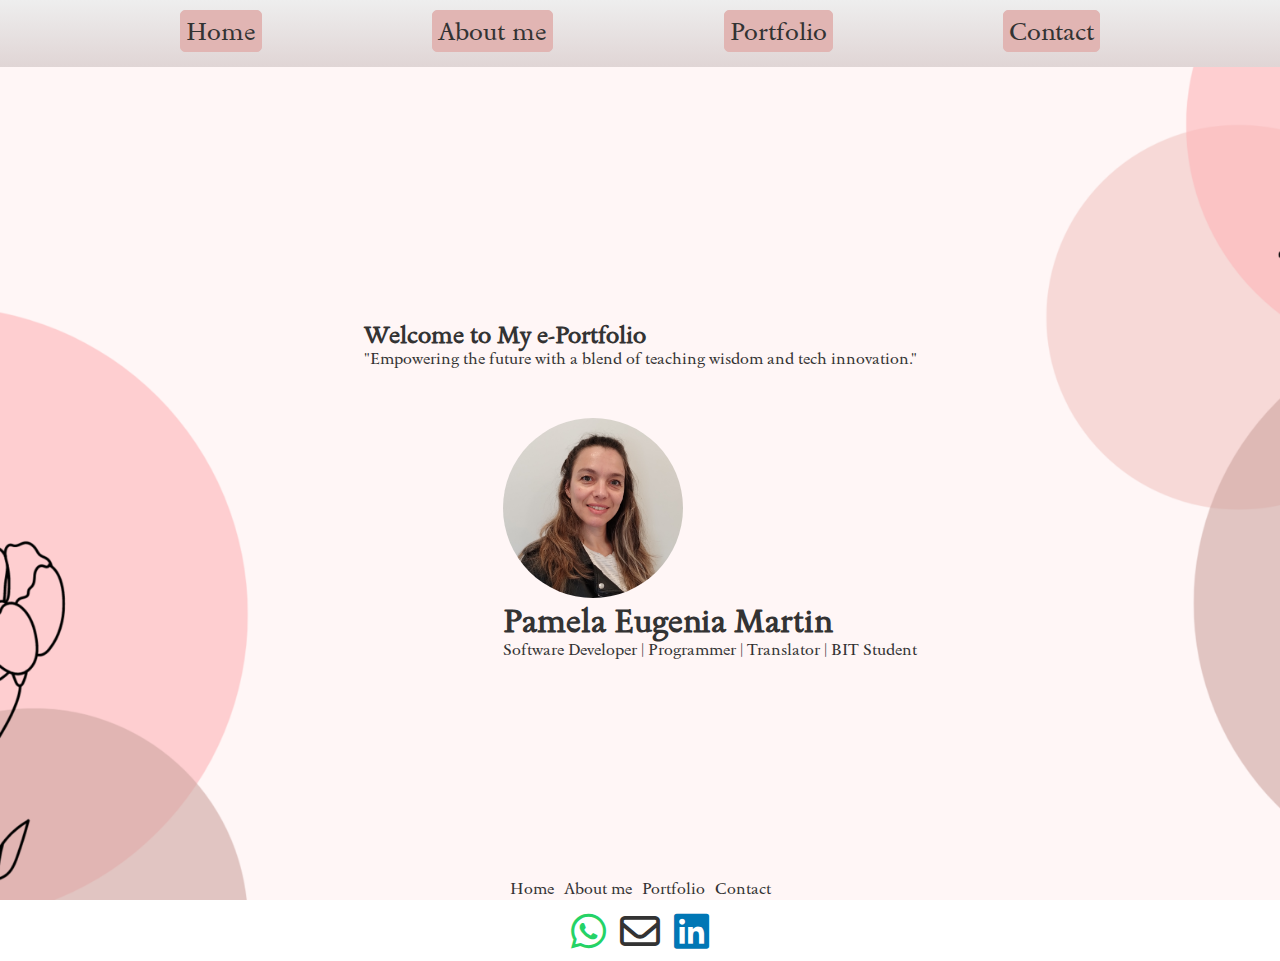
<file: index.html>
<!--------w------------

    Project 4
    Name: Pamela Eugenia Martin
    Date: April 22, 2024
    Description: HTML file for the home page

---------------------->

<!DOCTYPE html>
<html lang="en">
<head>
    <meta charset="UTF-8">
    <meta name="viewport" content="width=device-width, initial-scale=1.0">
    <link rel="stylesheet" href="https://cdnjs.cloudflare.com/ajax/libs/font-awesome/6.0.0-beta3/css/all.min.css">
    <link rel="stylesheet" href="style.css">
    <script src="formvalidation.js"></script>
    <title>e-Portfolio</title>
</head>
<body>
    <nav>
        <input type="checkbox" id="toggle-nav">
        <label for="toggle-nav" id="menu_icon">&#9776;</label>
        <div id="main_nav">
            <ul id="menu">
                <li><a href="index.html">Home</a></li>
                <li><a href="about.html">About me</a></li>
                <li><a href="portfolio.html">Portfolio</a></li>
                <li><a href="contact.html">Contact</a></li>
            </ul>
        </div>
    </nav>
    <main>
        <section>
            <div id="personal_info">
                <div>
                    <img id="home_img" src="./images/Perfil.jpg" alt="">
                    <h1>Pamela Eugenia Martin</h1>
                    <p>Software Developer | Programmer | Translator | BIT Student</p>
                </div>
                <div class="welcome">
                    <h2>Welcome to My e-Portfolio</h2>
                    <p>"Empowering the future with a blend of teaching wisdom and tech innovation."</p>
                </div>
            </div>
        </section>
    </main>
    <footer>
        <div id="footer_container">
            <div id="footer_nav">
                <ul id="footer_menu">
                    <li><a href="index.html">Home</a></li>
                    <li><a href="about.html">About me</a></li>
                    <li><a href="portfolio.html">Portfolio</a></li>
                    <li><a href="contact.html">Contact</a></li>
                </ul>
            </div>
            <div class="socialmedia">
                <a href="https://wa.me/14313372029" aria-label="WhatsApp Contact"><i class="fab fa-whatsapp" aria-hidden="true"></i></a>
                <a href="mailto:pamelaeugeniamartin@gmail.com" aria-label="Contact via email"><i class="far fa-envelope"></i></a>
                <a href="https://www.linkedin.com/in/pamelaemartin/" title="LinkedIn" aria-label="LinkedIn profile of Pamela Martin"><i class="fab fa-linkedin"></i></a>
            </div>
        </div>
    </footer>
</body>
</html>
</file>
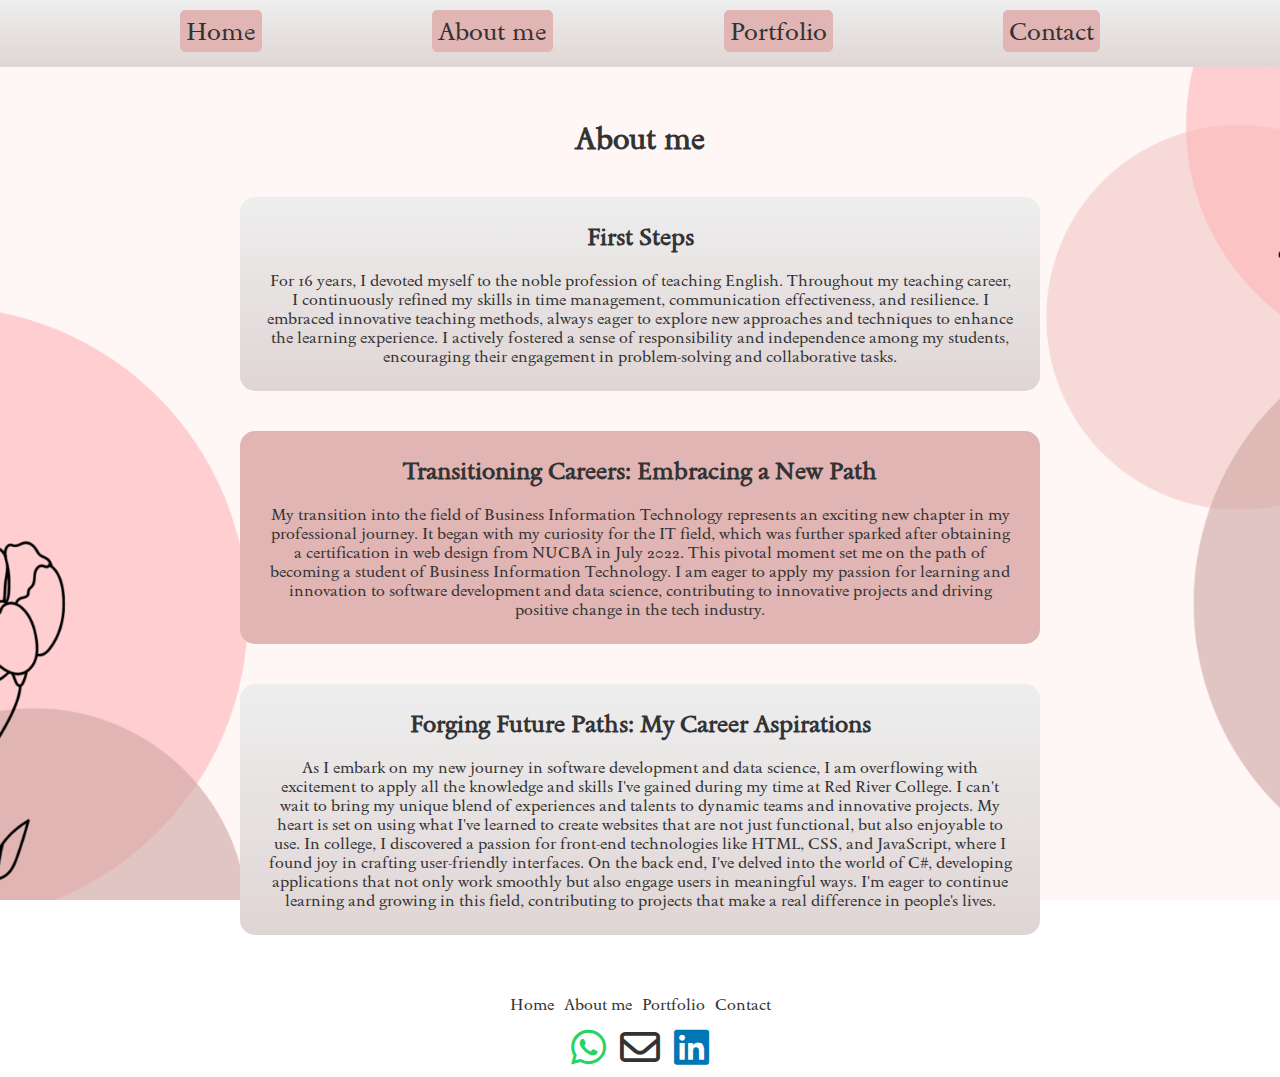
<file: about.html>
<!--------w------------

    Project 4
    Name: Pamela Eugenia Martin
    Date: April 22, 2024
    Description: HTML file for the about section of the web page

---------------------->

<!DOCTYPE html>
<html lang="en">
<head>
    <meta charset="UTF-8">
    <meta name="viewport" content="width=device-width, initial-scale=1.0">
    <link rel="stylesheet" href="https://cdnjs.cloudflare.com/ajax/libs/font-awesome/6.0.0-beta3/css/all.min.css">
    <link rel="stylesheet" href="style.css">
    <script src="formvalidation.js"></script>
    <title>Document</title>
</head>
<body>
    <nav>
        <input type="checkbox" id="toggle-nav">
        <label for="toggle-nav" id="menu_icon">&#9776;</label>
        <div id="main_nav">
            <ul id="menu">
                <li><a href="index.html">Home</a></li>
                <li><a href="about.html">About me</a></li>
                <li><a href="portfolio.html">Portfolio</a></li>
                <li><a href="contact.html">Contact</a></li>
            </ul>
        </div>
    </nav>
    <main>
        <section>
            <h1 id="about_me_h1">About me</h1>
            <div id="about_section">
                <div>
                    <h2>First Steps</h2>
                    <p>
                        For 16 years, I devoted myself to the noble profession of teaching English. 
                        Throughout my teaching career, I continuously refined my skills in time management, 
                        communication effectiveness, and resilience. I embraced innovative teaching methods, 
                        always eager to explore new approaches and techniques to enhance the learning experience.
                        I actively fostered a sense of responsibility and independence among my students, 
                        encouraging their engagement in problem-solving and collaborative tasks. 
                    </p>
                </div>
                <div>
                    <h2>Transitioning Careers: Embracing a New Path</h2>
                    <p>My transition into the field of Business Information Technology represents an exciting new 
                        chapter in my professional journey. It began with my curiosity for the IT field, which was 
                        further sparked after obtaining a certification in web design from NUCBA in July 2022. This 
                        pivotal moment set me on the path of becoming a student of Business Information Technology.
                        I am eager to apply my passion for learning and innovation to software development and data 
                        science, contributing to innovative projects and driving positive change in the tech industry.</p>
                </div>
                <div>
                    <h2>Forging Future Paths: My Career Aspirations</h2>
                    <p>
                        As I embark on my new journey in software development and data science, I am overflowing with 
                        excitement to apply all the knowledge and skills I've gained during my time at Red River College. 
                        I can't wait to bring my unique blend of experiences and talents to dynamic teams and innovative projects. 
                        My heart is set on using what I've learned to create websites that are not just functional, but also 
                        enjoyable to use. In college, I discovered a passion for front-end technologies like HTML, CSS, and JavaScript, 
                        where I found joy in crafting user-friendly interfaces. On the back end, I've delved into the world of C#, 
                        developing applications that not only work smoothly but also engage users in meaningful ways. I'm eager to 
                        continue learning and growing in this field, contributing to projects that make a real difference in people's lives.
                    </p>
                </div>
            </div>
        </section>
    </main>
    <footer>
        <div id="footer_container">
            <div id="footer_nav">
                <ul id="footer_menu">
                    <li><a href="index.html">Home</a></li>
                    <li><a href="about.html">About me</a></li>
                    <li><a href="portfolio.html">Portfolio</a></li>
                    <li><a href="contact.html">Contact</a></li>
                </ul>
            </div>
            <div class="socialmedia">
                <a href="https://wa.me/14313372029" aria-label="WhatsApp Contact"><i class="fab fa-whatsapp" aria-hidden="true"></i></a>
                <a href="mailto:pamelaeugeniamartin@gmail.com" aria-label="Contact via email"><i class="far fa-envelope"></i></a>
                <a href="https://www.linkedin.com/in/pamelaemartin/" title="LinkedIn" aria-label="LinkedIn profile of Pamela Martin"><i class="fab fa-linkedin"></i></a>
            </div>
        </div>
    </footer>
</body>
</html>
</file>
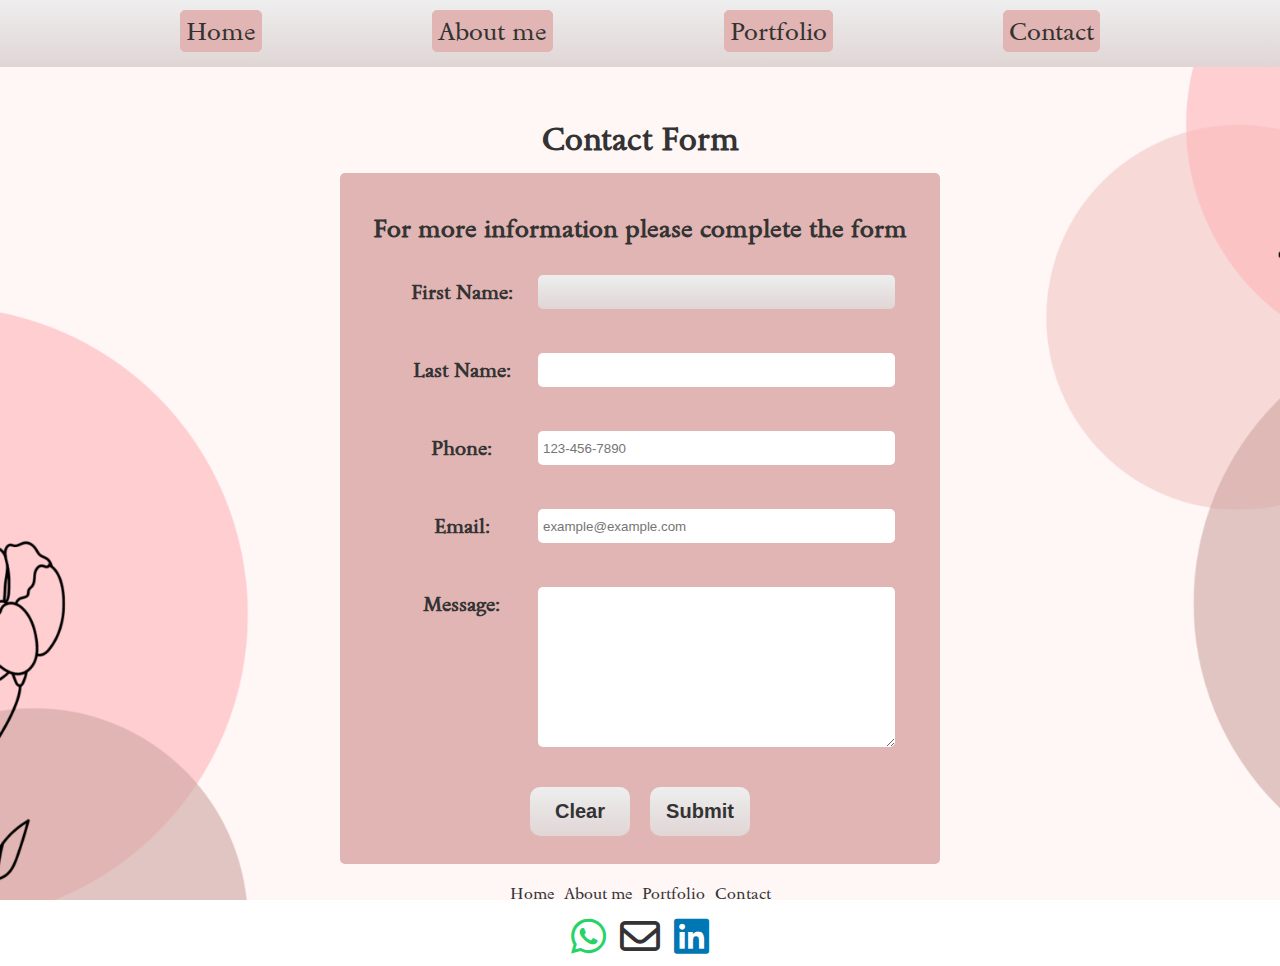
<file: contact.html>
<!--------w------------

    Project 4
    Name: Pamela Eugenia Martin
    Date: April 22, 2024
    Description: HTML file for the contact form.

---------------------->

<!DOCTYPE html>
<html lang="en">
<head>
    <meta charset="UTF-8">
    <meta name="viewport" content="width=device-width, initial-scale=1.0">
    <link rel="stylesheet" href="https://cdnjs.cloudflare.com/ajax/libs/font-awesome/6.0.0-beta3/css/all.min.css">
    <link rel="stylesheet" href="style.css">
    <script src="formvalidation.js"></script>
    <title>Document</title>
</head>
<body>
    <nav>
        <input type="checkbox" id="toggle-nav">
        <label for="toggle-nav" id="menu_icon">&#9776;</label>
        <div id="main_nav">
            <ul id="menu">
                <li><a href="index.html">Home</a></li>
                <li><a href="about.html">About me</a></li>
                <li><a href="portfolio.html">Portfolio</a></li>
                <li><a href="contact.html">Contact</a></li>
            </ul>
        </div>
    </nav>
    <main>
        <section>
            <h1 id="contact_form_h1">Contact Form</h1>
            <form method= "post" id="contact_form" action="https://myeportfolio-pamelaemartin.000webhostapp.com/thankyou.html">
                <fieldset>
                    <legend>For more information please complete the form</legend>
                    <div class="form_container">
                        <div class="formfield">
                            <label for="fname" class="client">First Name:</label>
                            <input type="text" id="fname" name="fname" autofocus="autofocus">
                            <div class="client_error error" id="fname_error">* Please enter your first name.</div>
                        </div>
                        <div class="formfield">
                            <label for="lname" class="lname">Last Name:</label>
                            <input type="text" id="lname" name="lname">
                            <div class="client_error error" id="lname_error">* Please enter your last name.</div>
                        </div>
                        <div class="formfield">
                            <label for="phone" class="phone">Phone:</label>
                            <input type="phone" id="phone" name="phone" placeholder="123-456-7890">
                            <div class="client_error error" id="phone_error">* Please enter a valid phone number.</div>
                        </div>
                        <div class="formfield">
                            <label for="email" class="email">Email:</label>
                            <input type="email" name="email" id="email" placeholder="example@example.com">
                            <div class="client_error error" id="email_error" >* Please enter a valid email.</div>
                        </div>
                        <div class="formfield">
                            <label for="message" class="message">Message:</label>
                            <textarea name="message" id="message" cols="30" rows="10"></textarea>
                            <div class="client_error error" id="message_error">* Please enter your message.</div>
                        </div>
                
                    </div>
                </fieldset>
                <fieldset>
                    <button type="reset">Clear</button>
                    <button type="submit">Submit</button>
                </fieldset>
            </form>
        </section>
    </main>
    <footer>
        <div id="footer_container">
            <div id="footer_nav">
                <ul id="footer_menu">
                    <li><a href="index.html">Home</a></li>
                    <li><a href="about.html">About me</a></li>
                    <li><a href="portfolio.html">Portfolio</a></li>
                    <li><a href="contact.html">Contact</a></li>
                </ul>
            </div>
            <div class="socialmedia">
                <a href="https://wa.me/14313372029" aria-label="WhatsApp Contact"><i class="fab fa-whatsapp" aria-hidden="true"></i></a>
                <a href="mailto:pamelaeugeniamartin@gmail.com" aria-label="Contact via email"><i class="far fa-envelope"></i></a>
                <a href="https://www.linkedin.com/in/pamelaemartin/" title="LinkedIn" aria-label="LinkedIn profile of Pamela Martin"><i class="fab fa-linkedin"></i></a>
            </div>
        </div>
    </footer>
    
</body>
</html>
</file>
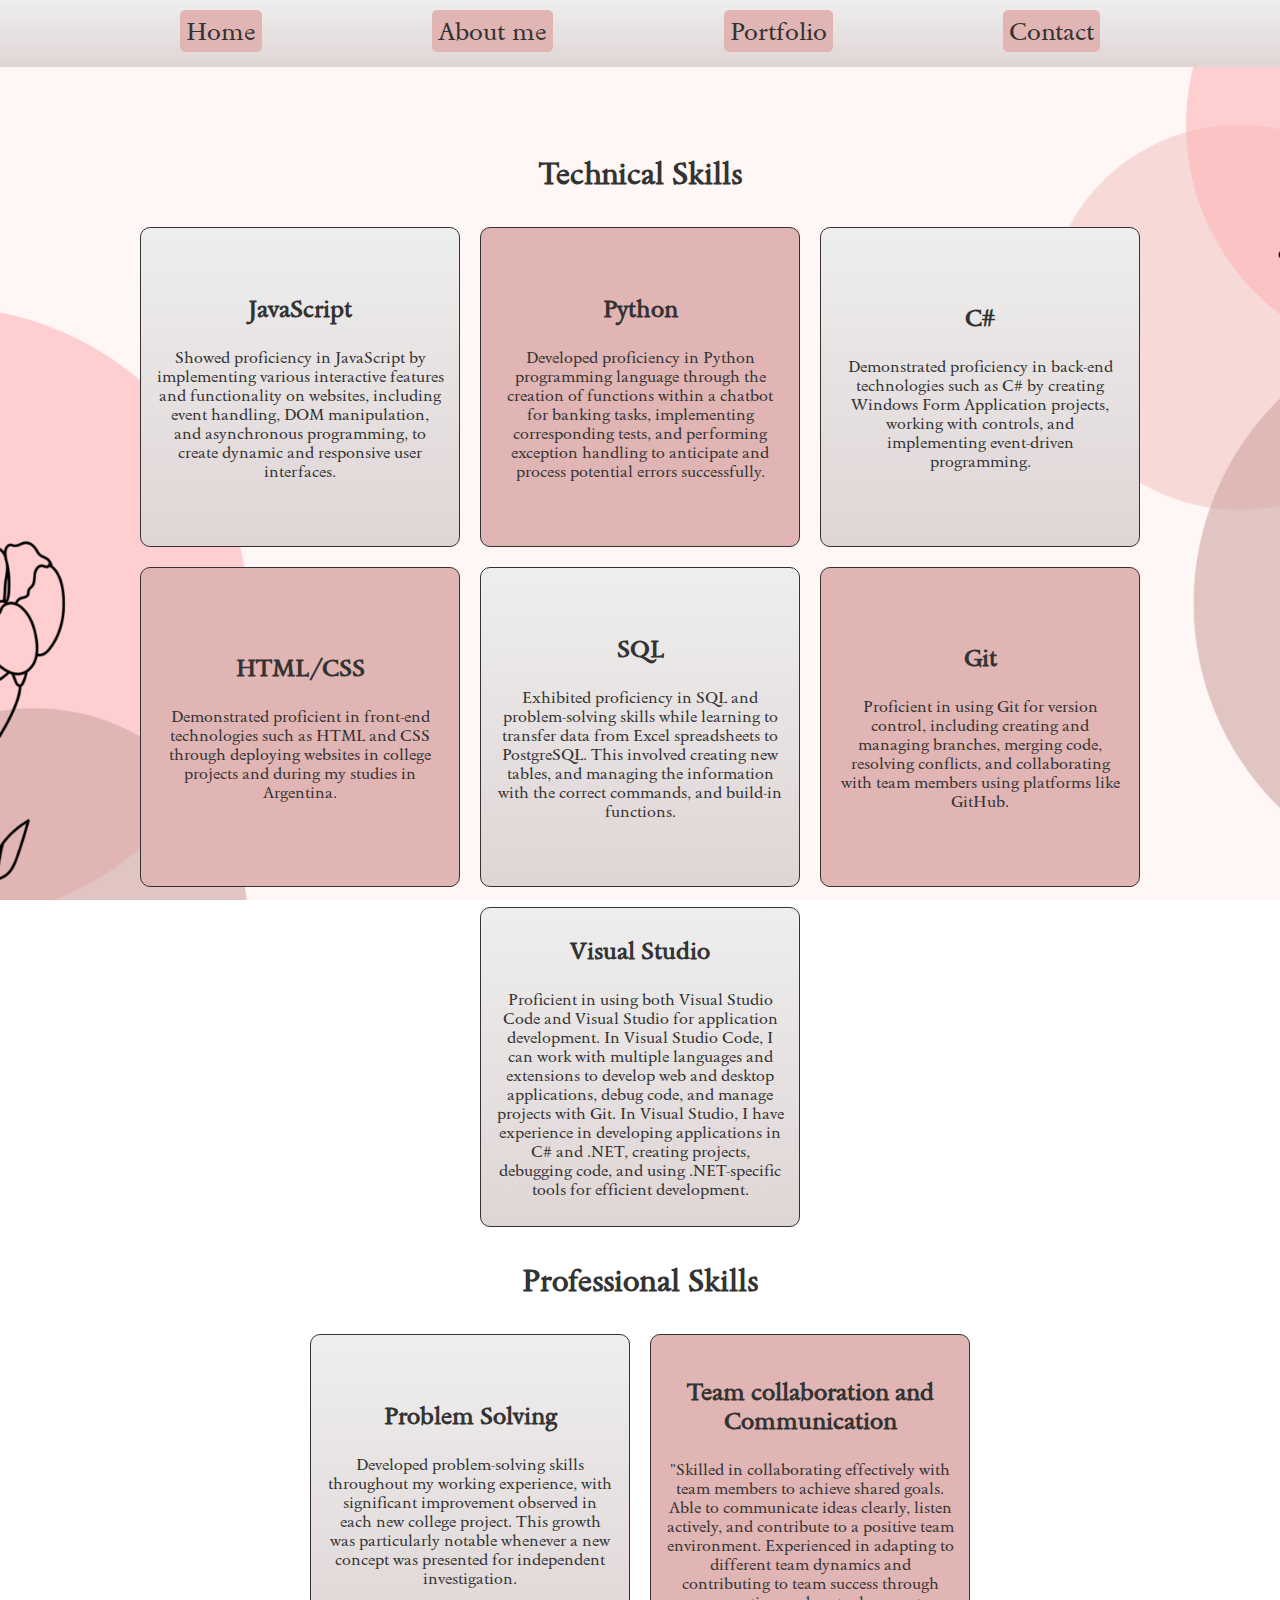
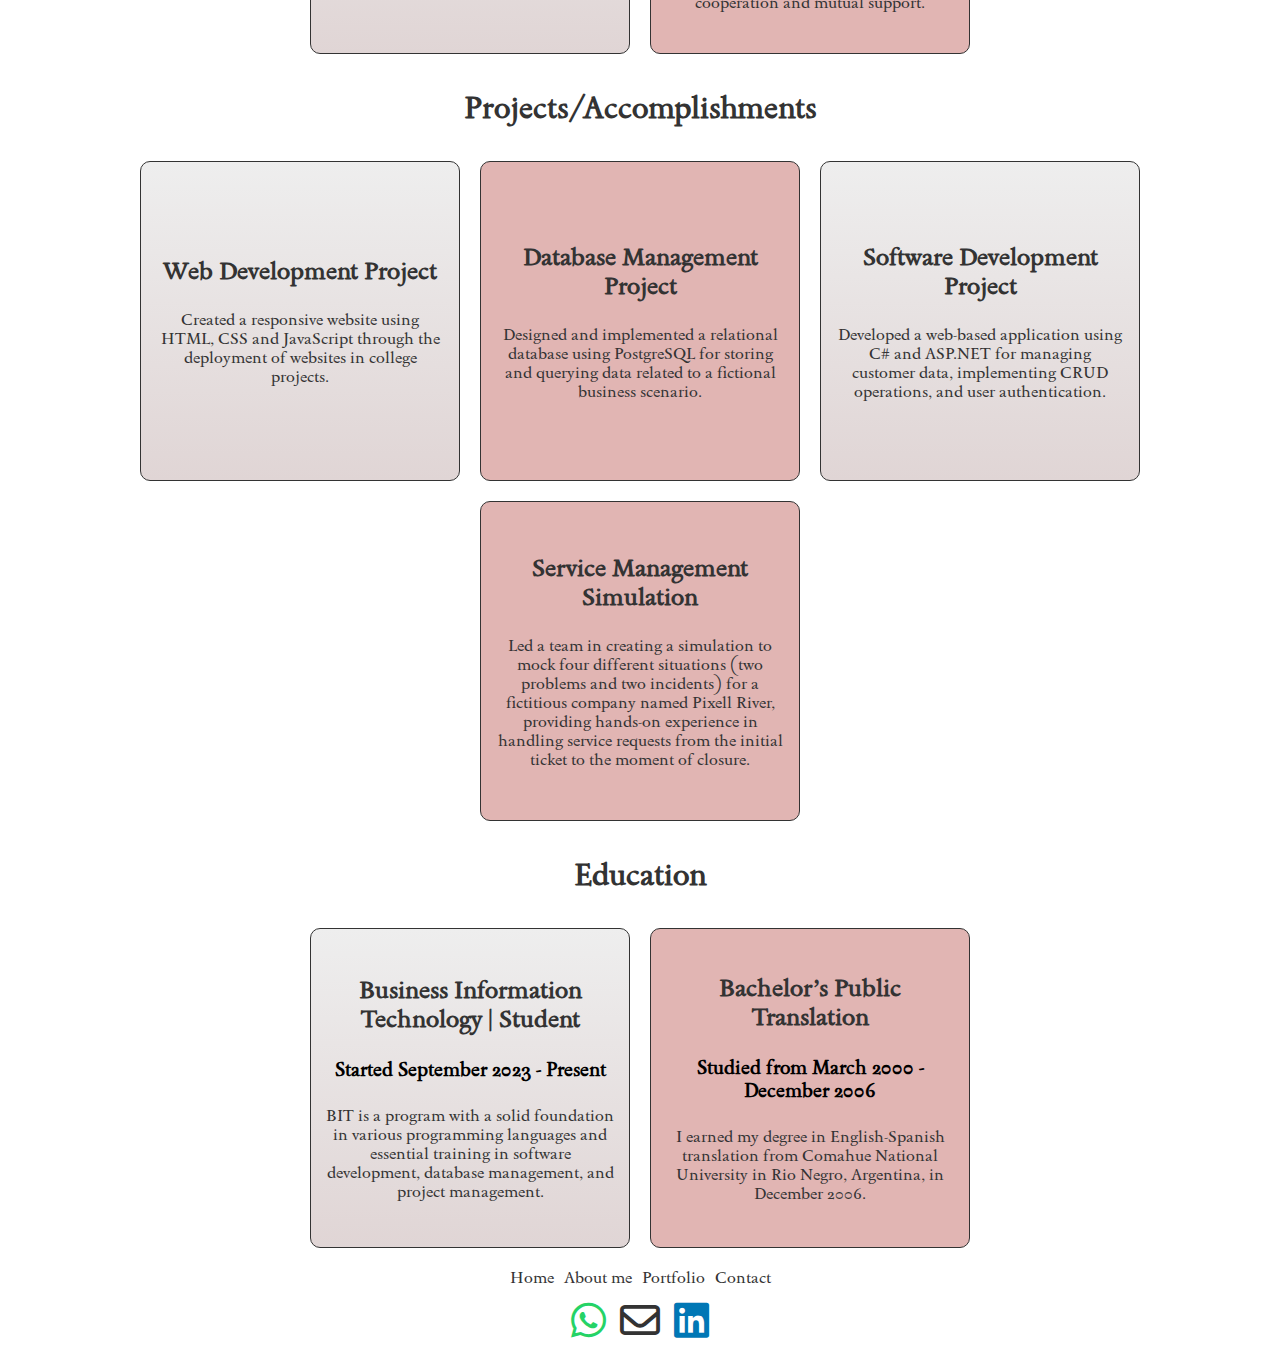
<file: portfolio.html>
<!--------w------------

    Project 4
    Name: Pamela Eugenia Martin
    Date: April 22, 2024
    Description: HTML file for the portfolio section of the web page

---------------------->

<!DOCTYPE html>
<html lang="en">
<head>
    <meta charset="UTF-8">
    <meta name="viewport" content="width=device-width, initial-scale=1.0">
    <link rel="stylesheet" href="https://cdnjs.cloudflare.com/ajax/libs/font-awesome/6.0.0-beta3/css/all.min.css">
    <link rel="stylesheet" href="style.css">
    <title>Document</title>
</head>
<body>
    <nav>
        <input type="checkbox" id="toggle-nav">
        <label for="toggle-nav" id="menu_icon">&#9776;</label>
        <div id="main_nav">
            <ul id="menu">
                <li><a href="index.html">Home</a></li>
                <li><a href="about.html">About me</a></li>
                <li><a href="portfolio.html">Portfolio</a></li>
                <li><a href="contact.html">Contact</a></li>
            </ul>
        </div>
    </nav>
    <main>
        <section>
            <div class="e_Portfolio">
                <h1>Technical Skills</h1>
                <div class="projects_skills">
                    <div>
                        <h2>JavaScript</h2>
                        <p>Showed proficiency in JavaScript by implementing various interactive features and functionality on websites, including event handling, DOM manipulation, and asynchronous programming, to create dynamic and responsive user interfaces.</p>
                    </div>
                    <div>
                        <h2>Python</h2>
                        <p>Developed proficiency in Python programming language through the creation of functions within a chatbot for banking tasks, 
                            implementing corresponding tests, and performing exception handling to anticipate and process potential errors successfully.</p>
                    </div>
                    <div>
                        <h2>C#</h2>
                        <p>Demonstrated proficiency in back-end technologies such as C# by creating Windows Form Application projects, 
                            working with controls, and implementing event-driven programming.</p>
                    </div>  
                    <div>
                        <h2>HTML/CSS</h2>
                        <p>Demonstrated proficient in front-end technologies such as HTML and CSS through deploying websites in college 
                            projects and during my studies in Argentina.</p>
                    </div>
                    <div>
                        <h2>SQL</h2>
                        <p>Exhibited proficiency in SQL and problem-solving skills while learning to transfer data from Excel spreadsheets 
                            to PostgreSQL. This involved creating new tables, and managing the information with the correct commands, and build-in functions.</p>
                    </div>
                    <div>
                        <h2>Git</h2>
                        <p>Proficient in using Git for version control, including creating and managing branches, merging code, resolving conflicts, and 
                            collaborating with team members using platforms like GitHub.</p>
                    </div>
                    <div>
                        <h2>Visual Studio</h2>
                        <p>Proficient in using both Visual Studio Code and Visual Studio for application development. In Visual Studio Code, I can 
                            work with multiple languages and extensions to develop web and desktop applications, debug code, and manage projects with 
                            Git. In Visual Studio, I have experience in developing applications in C# and .NET, creating projects, debugging code, 
                            and using .NET-specific tools for efficient development.</p>
                    </div>
                </div> 
            </div>
            <div class="e_Portfolio">
                <h1>Professional Skills</h1>
                <div class="projects_skills">
                    <div>
                        <h2>Problem Solving</h2>
                        <p>Developed problem-solving skills throughout my working experience, with significant improvement observed in each 
                            new college project. This growth was particularly notable whenever a new concept was presented for independent 
                            investigation. </p>
                    </div>
                    <div>
                        <h2>Team collaboration and Communication</h2>
                        <p>"Skilled in collaborating effectively with team members to achieve shared goals. Able to communicate ideas clearly, 
                            listen actively, and contribute to a positive team environment. Experienced in adapting to different team dynamics
                            and contributing to team success through cooperation and mutual support.</p>
                    </div>
                    
                </div>
            </div>
            <div class="e_Portfolio">
                <h1>Projects/Accomplishments</h1>
                <div class="projects_skills">
                    <div>
                        <h2>Web Development Project</h2>
                        <p>Created a responsive website using HTML, CSS and JavaScript through the deployment of websites in college projects.</p>
                    </div>
                    <div>
                        <h2>Database Management Project</h2>
                        <p>Designed and implemented a relational database using PostgreSQL for storing and querying data related to a fictional business scenario.</p>
                    </div>
                    <div>
                        <h2>Software Development Project</h2>
                        <p>Developed a web-based application using C# and ASP.NET for managing customer data, implementing CRUD operations, and user authentication.</p>
                    </div>
                    <div>
                        <h2>Service Management Simulation</h2>
                        <p>Led a team in creating a simulation to mock four different situations (two problems and two incidents) for a fictitious company named Pixell River, providing hands-on experience in handling service requests from the initial ticket to the moment of closure.</p>   
                    </div>
                </div>
            </div>
            <div class="e_Portfolio">
                <h1>Education</h1>
                <div class="projects_skills">
                    <div>
                        <h2>Business Information Technology | Student</h2>
                        <h3>Started September 2023 - Present</h3>
                        <p>BIT is a program with a solid foundation in various programming languages and essential training in software development, database management, and project management.</p>
                    </div>
                    <div>
                        <h2>Bachelor’s Public Translation</h2>
                        <h3>Studied from March 2000 - December 2006</h3>
                        <p>I earned my degree in English-Spanish translation from Comahue National University in Rio Negro, Argentina, in December 2006.</p>  
                    </div>
                </div>
                
            </div>
        </section>
    
    </main>
    <footer>
        <div id="footer_container">
            <div id="footer_nav">
                <ul id="footer_menu">
                    <li><a href="index.html">Home</a></li>
                    <li><a href="about.html">About me</a></li>
                    <li><a href="portfolio.html">Portfolio</a></li>
                    <li><a href="contact.html">Contact</a></li>
                </ul>
            </div>
            <div class="socialmedia">
                <a href="https://wa.me/14313372029" aria-label="WhatsApp Contact"><i class="fab fa-whatsapp" aria-hidden="true"></i></a>
                <a href="mailto:pamelaeugeniamartin@gmail.com" aria-label="Contact via email"><i class="far fa-envelope"></i></a>
                <a href="https://www.linkedin.com/in/pamelaemartin/" title="LinkedIn" aria-label="LinkedIn profile of Pamela Martin"><i class="fab fa-linkedin"></i></a>
            </div>
        </div>
    </footer>
</body>
</html>
</file>
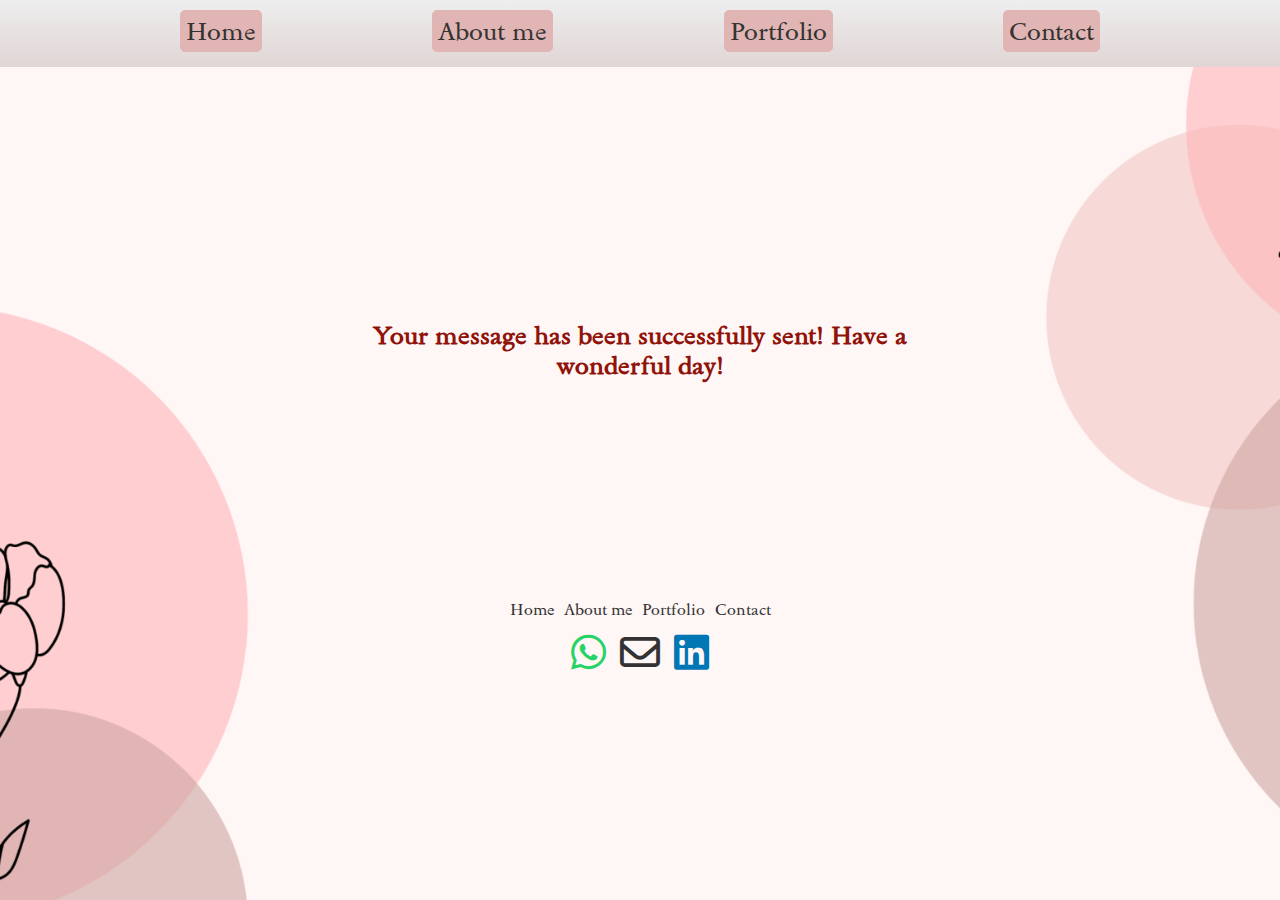
<file: thankyou.html>
<!DOCTYPE html>
<html lang="en">
<head>
    <meta charset="UTF-8">
    <meta name="viewport" content="width=device-width, initial-scale=1.0">
    <link rel="stylesheet" href="https://cdnjs.cloudflare.com/ajax/libs/font-awesome/6.0.0-beta3/css/all.min.css">
    <link rel="stylesheet" href="style.css">
    <script src="formvalidation.js"></script>
    <title>Thank You</title>
</head>
<body>
    <nav>
        <input type="checkbox" id="toggle-nav">
        <label for="toggle-nav" id="menu_icon">&#9776;</label>
        <div id="main_nav">
            <ul id="menu">
                <li><a href="index.html">Home</a></li>
                <li><a href="about.html">About me</a></li>
                <li><a href="portfolio.html">Portfolio</a></li>
                <li><a href="contact.html">Contact</a></li>
            </ul>
        </div>
    </nav>
    <main>
        <section>
            <p id="thankyou" style="color: #90130a; font-size: 25px; font-weight: bold; text-align: center; padding: 200px;">Your message has been successfully sent! Have a wonderful day!</p>
        </section>
    </main>
    <footer>
        <div id="footer_container">
            <div id="footer_nav">
                <ul id="footer_menu">
                    <li><a href="index.html">Home</a></li>
                    <li><a href="about.html">About me</a></li>
                    <li><a href="portfolio.html">Portfolio</a></li>
                    <li><a href="contact.html">Contact</a></li>
                </ul>
            </div>
            <div class="socialmedia">
                <a href="https://wa.me/14313372029" aria-label="WhatsApp Contact"><i class="fab fa-whatsapp" aria-hidden="true"></i></a>
                <a href="mailto:pamelaeugeniamartin@gmail.com" aria-label="Contact via email"><i class="far fa-envelope"></i></a>
                <a href="https://www.linkedin.com/in/pamelaemartin/" title="LinkedIn" aria-label="LinkedIn profile of Pamela Martin"><i class="fab fa-linkedin"></i></a>
            </div>
        </div>
    </footer>
</body>
</html>
</file>
<file: style.css>
/********w************
    
    Project 4 Stylesheet
    Name: Pamela Eugenia Martin
    Date: April 22 2024
    Description: Styles for Project 4

*********************/

@import url('https://fonts.googleapis.com/css2?family=Sedan:ital@0;1&display=swap');
*{
    margin: 0%;
    padding: 0%;
    box-sizing: border-box;
}
body{
    background-image: url("./images/Background.png");
    background-repeat: no-repeat;
    background-position: center;
    background-size: cover;
    font-family: 'Sedan';
    max-width: 100%;
    min-height: 100vh;
    background-attachment: fixed;
}

h1, h2, p{
    color: #333333;
}

#menu{
    display: flex;
    flex-direction: column;
    justify-content: center;
    align-content: center;
    width: 50%;
}

#main_nav{
    position: fixed;
    display: flex;
    justify-content: center;
    width: 75px;
    transition: 0.3s ease;
}

#main_nav ul {
    list-style: none;
} 

#main_nav li {
    list-style: none;
    cursor: pointer;
    padding-bottom: 5px;
    transform: translate(-500px);
    transition: transform 0.6s ease;
    opacity: 0;
}

#main_nav a{
    color: #333333;
    font-size: 25px;
    text-decoration: none;
    transition: all 0.4s ease;
}

#main_nav a:hover{
    color: #90130a;
    border-bottom: 2px solid #90130a;
    font-weight: 900;
}

#toggle-nav {
    display: none;
}
#menu_icon{
    font-size: 35px;
    font-weight: bold;
    color: #E1B5B3;
    transition: all 0.4s ease;
}
#menu_icon:hover{
    color: #333333;
}

nav label {
    z-index: 99;
    position: absolute;
    margin: auto;
    top: 5px;
    left: 20px;
    cursor: pointer;
    transition: 0.3s ease;
}

#toggle-nav:checked ~ #main_nav{
    height: 100vh;
    width: 50%;
    background-color: #E1B5B3;
    z-index: 1;
}
#toggle-nav:checked ~ #main_nav ul li{
    transform: translateY(0);
    opacity: 1;
}

section{
    display: flex;
    flex-direction: column;
    justify-content: center;
    align-items: center;
    margin: auto;
    padding: 20px;
    width: 65rem;
    height: 100%;
    max-width: 100%;
}

#about_section{
    display: flex;
    flex-direction: column;
    padding: 20px;
    width: 65rem;
    max-width: 100%;
}
#about_section div{
    width: 800px;
    border-radius: 15px;
    padding: 25px;
    margin: 20px auto;
    cursor: pointer;
    max-width: 100%;
    text-align: center;
}

#about_section div:hover{
    transform: scale(1.1);
    transition: all 0.6s ease;
}

#about_section div:nth-child(even){
    background-color: #E1B5B3;
}

#about_section div:nth-child(odd){
    background-image: linear-gradient(#eeeeee, #e0d5d5);
}
#about_me_h1{
    font-size: 30px;
}
#about_section h2{
    margin-bottom: 20px;
}
#personal_info{
    display: flex;
    flex-direction: column-reverse;
    padding: 200px;
    margin: 0px auto;
    gap: 50px;
    align-items: flex-end;
    max-width: 100%;
}

.e_Portfolio h1 {
    text-align: center;
    font-size: 30px;
    margin: 35px 0px;
}

.projects_skills{
    display: flex;
    justify-content: center;
    align-items: center;
    align-content: center;
    flex-wrap: wrap;
    width: 100%;    
    margin-top: 20px;
    gap: 20px;
    max-width: 100%;
}
.projects_skills div{
    display: flex;
    flex-direction: column;
    justify-content: center;
    border: solid 1px #333333;
    width: 20rem;
    height: 20rem;
    padding: 15px;
    gap: 25px;
    text-align: center;
    border-radius: 10px;
    cursor: pointer;
} 

.projects_skills div:hover{
    transform: scale(1.1);
    transition: all 0.6s ease;
}

.projects_skills div:nth-child(even){
    background-color: #E1B5B3;
}

.projects_skills div:nth-child(odd){
    background-image: linear-gradient(#eeeeee, #e0d5d5);
}

#home_img{
    border-radius: 50%;
    height: 180px;
    width: 180px;
}

#contact_form{
    display: flex;
    flex-direction: column;
    justify-content: center;
    align-items: center;
    border-radius: 5px;
    padding: 20px;
    width: 600px;
    height: 70%;
    margin: 0 auto;
    background-color: #E1B5B3;
    max-width: 100%;
}

#contact_form fieldset{
    border: none;
}
#contact_form_h1{
    margin-bottom: 15px;
}
input:focus, textarea:focus{
    background-image: linear-gradient(#eeeeee, #e0d5d5);
    color: #90130a;
}
.formfield {
    display: grid;
    grid-template-columns: 30% 70%;
    margin-bottom: 20px;
    padding: 12px;
}
.client_error{
    grid-column: span 2;
}
.form_container{
    background-color: #E1B5B3;
    border-radius: 5px;
    max-width: 100%;
}
.formfield label{
    padding: 5px;
    color: #333333;
    font-size: 20px;
    font-weight: bold;
    text-align: center;
}
.formfield input, textarea {
    width: 100%;
    padding: 5px;
    box-sizing: border-box;
    border-radius: 5px;
    border: none;
    outline: none;
}
#contact_form fieldset legend{
    font-size: 25px;
    font-weight: bold;
    color: #333333;
    text-align: center;
    padding: 20px 0px;
}

#contact_form fieldset button {
    background-image: linear-gradient(#eeeeee, #e0d5d5);
    padding: 13px;
    border-radius: 10px;
    border: none;
    color: #333333;
    font-size: 20px;
    font-weight: bold;
    width: 100px;
    cursor: pointer;
    margin: 8px;
}

#contact_form fieldset button:hover{
    transform: scale(1.1);
    transition: all 0.6s ease;
}
.error{
    color: #90130a;
    font-size: 15px;
    font-weight: bold;
    padding: 10px 0;
	display: none;
}

footer{
    display: flex;
    justify-content: center;
}
#footer_container{
    display: flex;
    flex-direction: column;
    justify-content: center;
    align-items: center;
    gap: 10px;
}
#footer_menu{
    display: flex;
    justify-content: space-around;
}

#footer_menu li{
    list-style: none;
}

#footer_menu a{
    text-decoration: none;
    color: #333333;
    padding: 5px;
    cursor: pointer;
    transition: all 0.4s ease;
}

#footer_menu a:hover{
    color: #90130a;
    font-weight: bold;
    border-bottom: solid 1px #90130a;
}
.socialmedia a{
    font-size: 40px;
    color: #333333;
    font-weight: bold;
    padding: 5px;
}

.fab.fa-linkedin{
    color: #0077B5;
}
.fab.fa-whatsapp{
    color: #25D366;
}

@media(min-width: 768px){
    
    #menu_icon{
        display: none;
    }
    nav{
        display: flex;
        justify-content: space-evenly;
        align-items: center;
        width: 100%;
        padding-bottom: 100px;
    }
    
    nav #main_nav {
        display: flex;
        justify-content: space-evenly;
        position: relative;         
        flex-grow: 1;
   }
    nav #menu{
        position: absolute;
        display: flex;
        flex-direction: row;
        justify-content: space-evenly;
        align-items: center;
        width: 100%;
        background-image: linear-gradient(#eeeeee, #e0d5d5);
        padding: 10px;
    }
    
    nav #main_nav ul li{
    display: flex;
    justify-content: flex-end;
    transform: translate(0px);
    opacity: 1;
    }
    nav #main_nav a{
        display: flex;
        color: #333333;
        background-color: #E1B5B3;
        font-size: 25px;
        text-decoration: none;
        border: solid 1px #E1B5B3;
        padding: 5px;
        border-radius: 5px;
    }

    nav #main_nav a:hover{
        background-color: #eeeeee;
        color: #E1B5B3;
        border: solid 2px #E1B5B3;
        transition: all 0.3s ease;
    }

    nav label > div{
        display: none;
    }
    
   
}
</file>
